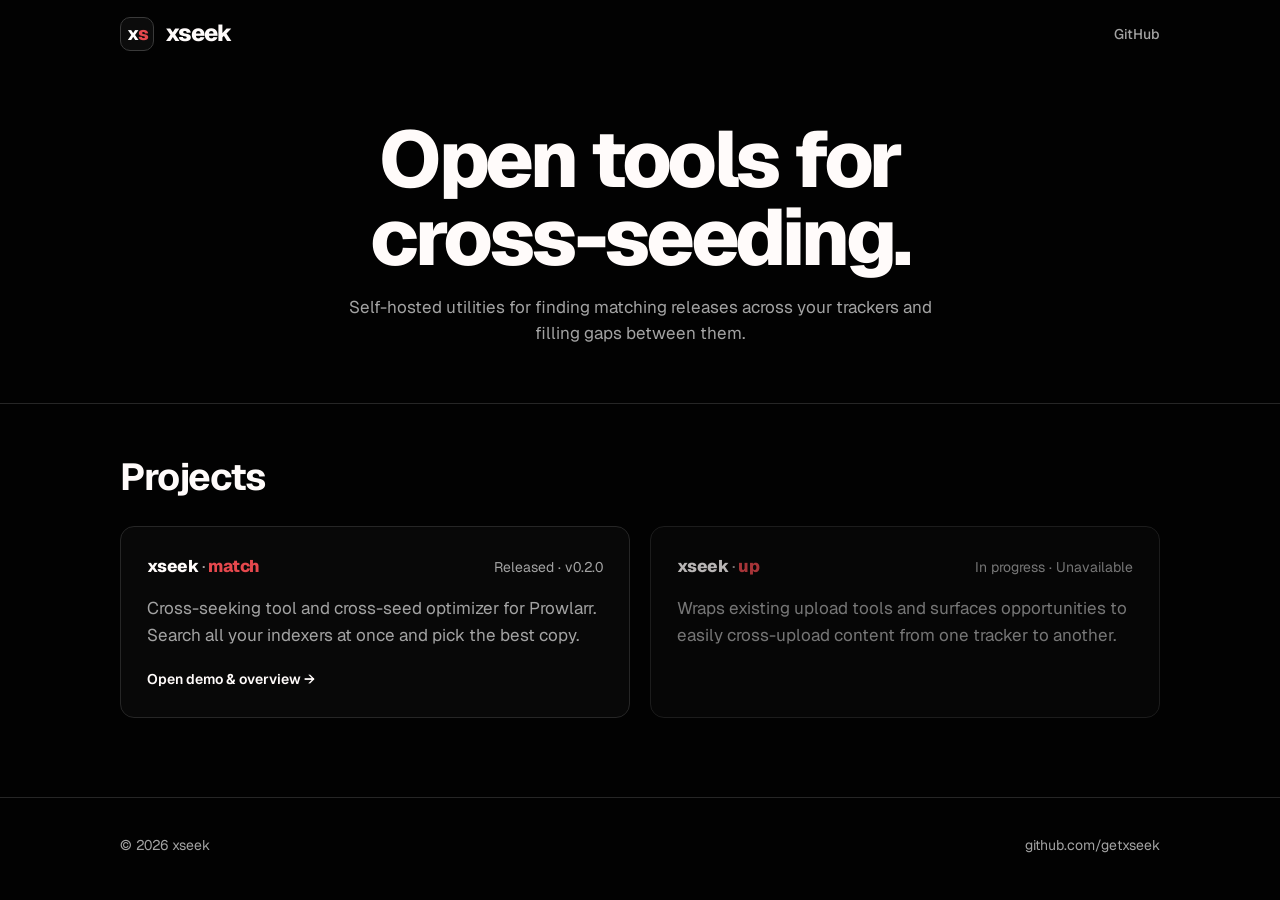
<file: index.html>
<!DOCTYPE html>
<html lang="en" data-theme="xseek">
<head>
  <meta charset="UTF-8">
  <meta name="viewport" content="width=device-width, initial-scale=1.0">
  <title>xseek | Open tools for cross-seeding</title>
  <meta name="description" content="Self-hosted utilities for finding matching releases across your trackers and filling gaps between them.">
  <link rel="icon" type="image/svg+xml" href="data:image/svg+xml,<svg xmlns='http://www.w3.org/2000/svg' viewBox='0 0 64 64'><rect width='64' height='64' rx='16' fill='%23080808'/><rect width='62' height='62' x='1' y='1' rx='15' stroke='%23282828' stroke-width='1.5' fill='none'/><text x='21' y='40.5' font-family='Geist, Inter, -apple-system, BlinkMacSystemFont, Segoe UI, Roboto, Helvetica, Arial, sans-serif' font-size='34' font-weight='800' fill='%23FFFFFF' text-anchor='middle'>x</text><text x='44.5' y='40.5' font-family='Geist, Inter, -apple-system, BlinkMacSystemFont, Segoe UI, Roboto, Helvetica, Arial, sans-serif' font-size='34' font-weight='800' fill='%23E5484D' text-anchor='middle'>s</text></svg>">
  <link rel="preconnect" href="https://fonts.googleapis.com">
  <link rel="preconnect" href="https://fonts.gstatic.com" crossorigin>
  <link href="https://fonts.googleapis.com/css2?family=Geist:wght@400;500;600;700;800&display=swap" rel="stylesheet">
  <link rel="stylesheet" href="styles.css">
</head>
<body>
  <header class="site-header" id="site-header">
    <div class="header-inner">
      <a class="brand" href="#top" aria-label="xseek home">
        <span class="brand-icon" aria-hidden="true"><span class="brand-x">x</span><span class="brand-s">s</span></span>
        <span class="brand-wordmark">xseek</span>
      </a>
      <nav class="site-nav" aria-label="Primary navigation">
        <a href="https://github.com/getxseek" target="_blank" rel="noopener noreferrer">GitHub</a>
      </nav>
    </div>
  </header>

  <main id="top">
    <section class="hero hero-compact" aria-labelledby="hero-title">
      <div class="hero-ripples" aria-hidden="true">
        <i></i><i></i><i></i>
      </div>

      <div class="hero-content">
        <h1 class="hero-title" id="hero-title">Open tools for cross-seeding.</h1>
        <p class="hero-subtitle">Self-hosted utilities for finding matching releases across your trackers and filling gaps between them.</p>
      </div>
    </section>

    <section class="section section-ruled section-compact" id="projects" aria-labelledby="projects-title">
      <div class="container">
        <h2 class="section-heading" id="projects-title">Projects</h2>

        <div class="projects-grid">
          <a class="project-card" href="./match/">
            <div class="project-head">
              <h3 class="project-title">xseek <span class="brand-dot">·</span> <span class="brand-red">match</span></h3>
              <p class="project-status">Released · <span data-github-release="getxseek/xseek-match">v0.2.0</span></p>
            </div>
            <p class="body-prose">Cross-seeking tool and cross-seed optimizer for Prowlarr. Search all your indexers at once and pick the best copy.</p>
            <span class="project-action">Open demo &amp; overview →</span>
          </a>

          <div class="project-card is-unavailable" aria-disabled="true">
            <div class="project-head">
              <h3 class="project-title">xseek <span class="brand-dot">·</span> <span class="brand-red">up</span></h3>
              <p class="project-status">In progress · Unavailable</p>
            </div>
            <p class="body-prose">Wraps existing upload tools and surfaces opportunities to easily cross-upload content from one tracker to another.</p>
          </div>
        </div>
      </div>
    </section>
  </main>

  <footer class="site-footer">
    <div class="container footer-inner">
      <p class="footer-meta">© 2026 xseek</p>
      <div class="footer-links">
        <a href="https://github.com/getxseek" target="_blank" rel="noopener noreferrer">github.com/getxseek</a>
      </div>
    </div>
  </footer>

  <script src="app.js"></script>
</body>
</html>
</file>
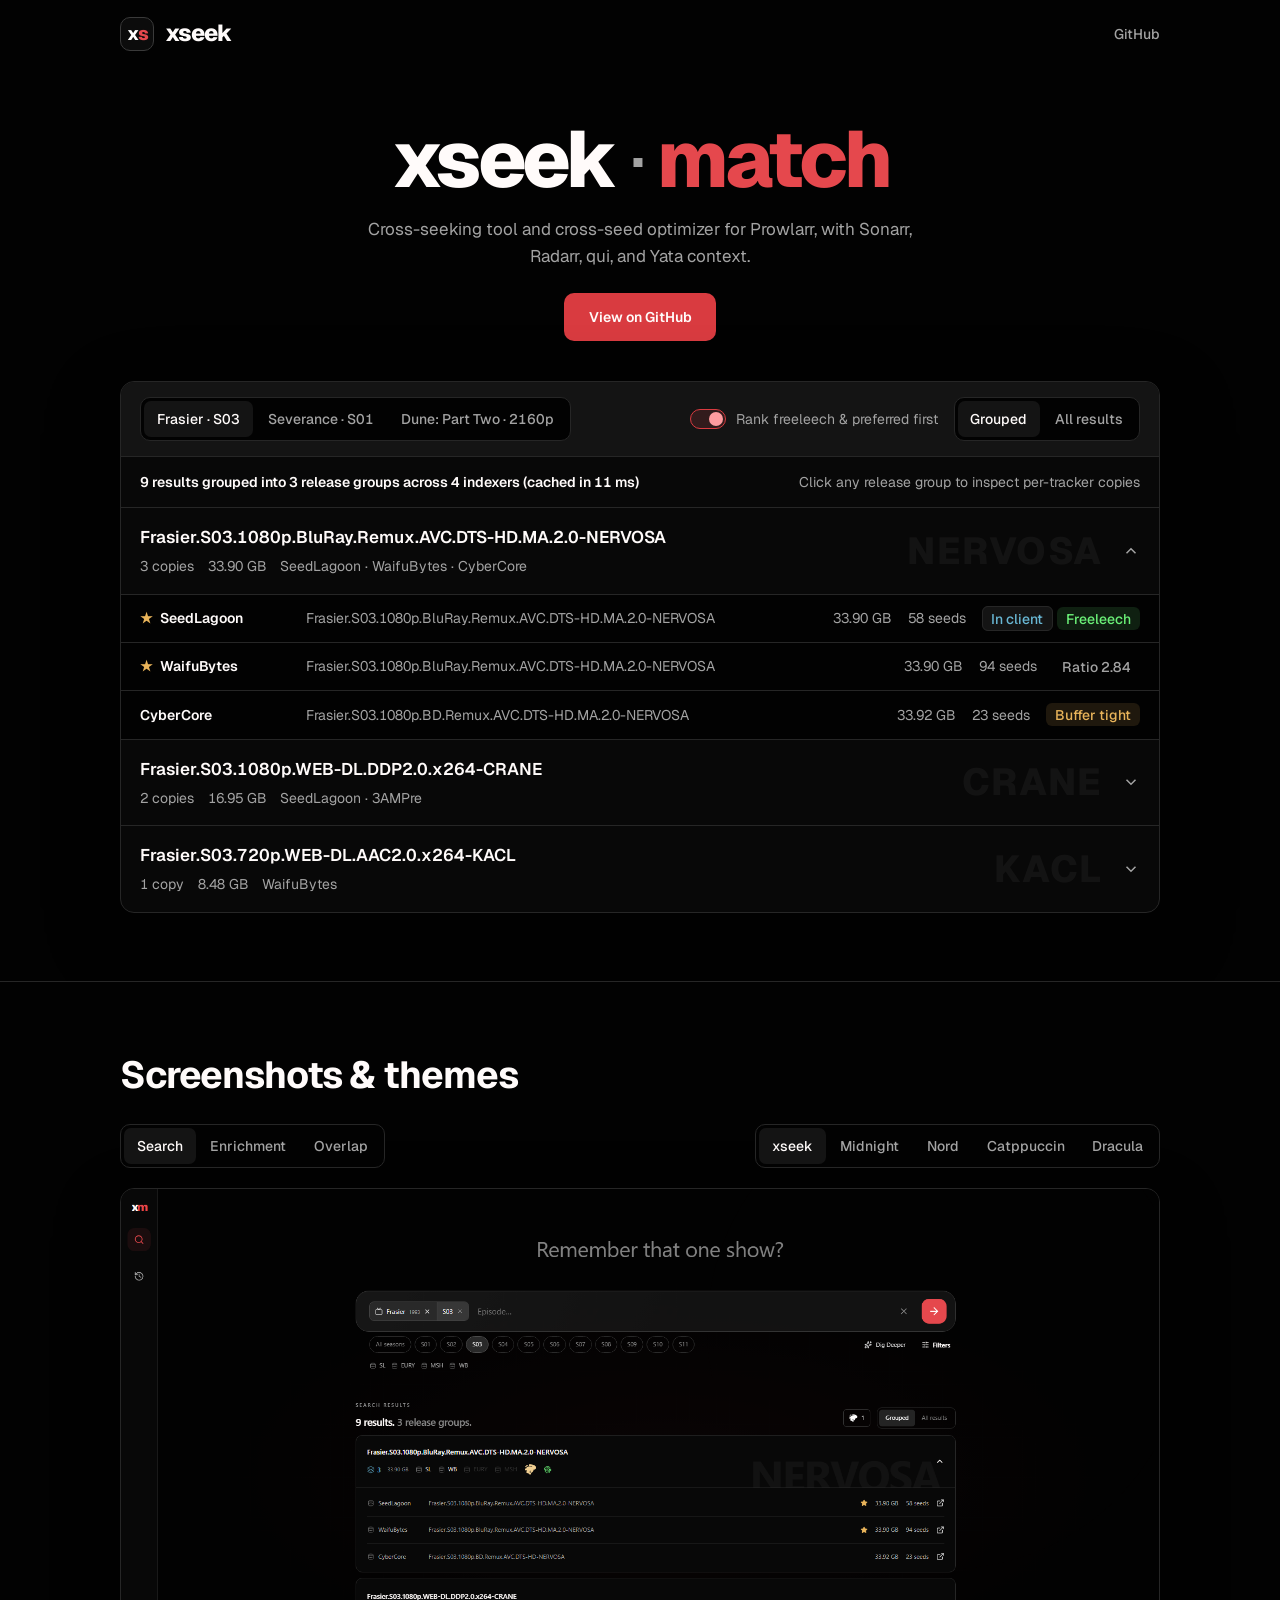
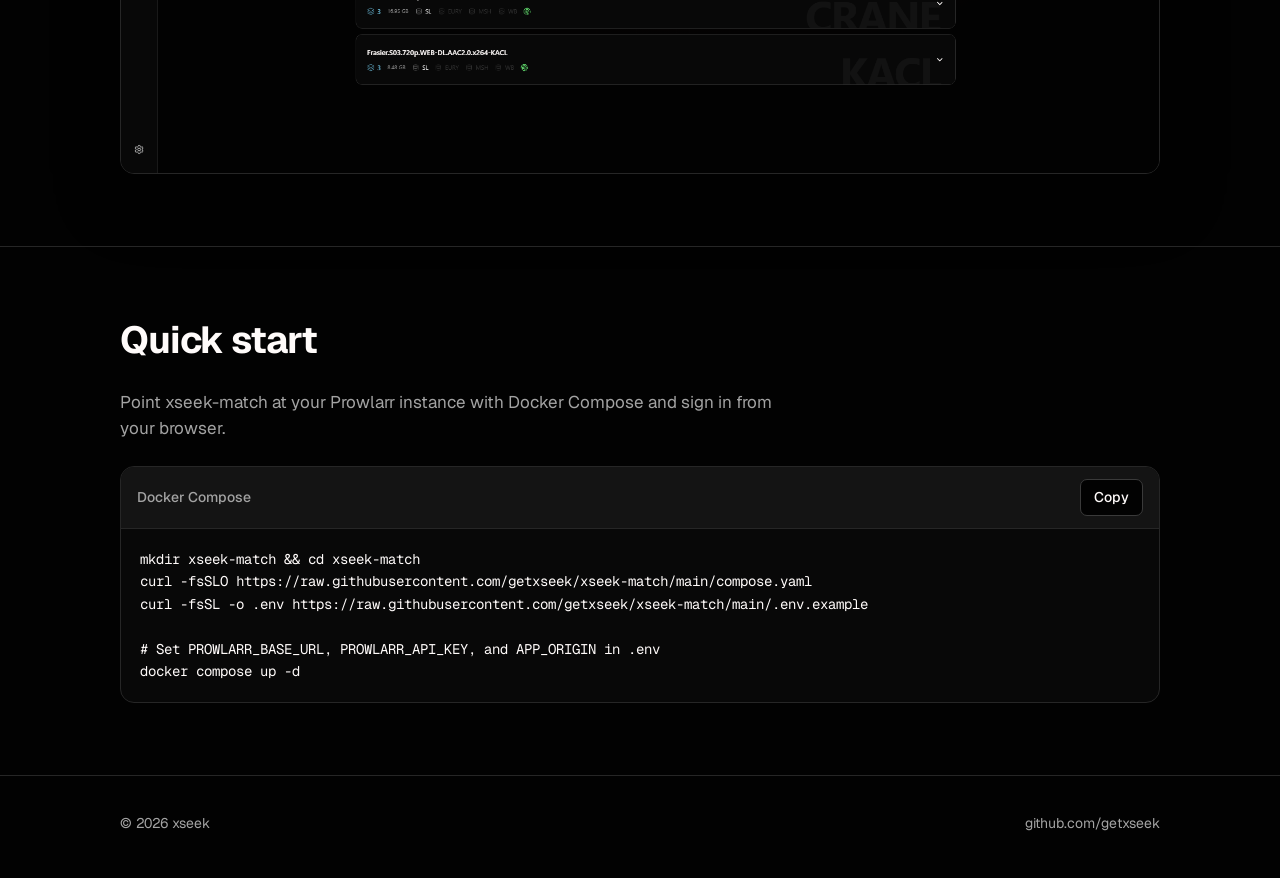
<file: match/index.html>
<!DOCTYPE html>
<html lang="en" data-theme="xseek">
<head>
  <meta charset="UTF-8">
  <meta name="viewport" content="width=device-width, initial-scale=1.0">
  <title>xseek · match | Cross-seeking tool for Prowlarr</title>
  <meta name="description" content="Cross-seeking tool and cross-seed optimizer for Prowlarr, with Sonarr, Radarr, qui, and Yata context.">
  <link rel="icon" type="image/svg+xml" href="data:image/svg+xml,<svg xmlns='http://www.w3.org/2000/svg' viewBox='0 0 64 64'><rect width='64' height='64' rx='16' fill='%23080808'/><rect width='62' height='62' x='1' y='1' rx='15' stroke='%23282828' stroke-width='1.5' fill='none'/><text x='21' y='40.5' font-family='Geist, Inter, -apple-system, BlinkMacSystemFont, Segoe UI, Roboto, Helvetica, Arial, sans-serif' font-size='34' font-weight='800' fill='%23FFFFFF' text-anchor='middle'>x</text><text x='44.5' y='40.5' font-family='Geist, Inter, -apple-system, BlinkMacSystemFont, Segoe UI, Roboto, Helvetica, Arial, sans-serif' font-size='34' font-weight='800' fill='%23E5484D' text-anchor='middle'>s</text></svg>">
  <link rel="preconnect" href="https://fonts.googleapis.com">
  <link rel="preconnect" href="https://fonts.gstatic.com" crossorigin>
  <link href="https://fonts.googleapis.com/css2?family=Geist+Mono:wght@400;500&family=Geist:wght@400;500;600;700;800&display=swap" rel="stylesheet">
  <link rel="stylesheet" href="../styles.css">
</head>
<body>
  <header class="site-header" id="site-header">
    <div class="header-inner">
      <a class="brand" href="../" aria-label="Back to xseek home">
        <span class="brand-icon" aria-hidden="true"><span class="brand-x">x</span><span class="brand-s">s</span></span>
        <span class="brand-wordmark">xseek</span>
      </a>
      <nav class="site-nav" aria-label="Primary navigation">
        <a href="https://github.com/getxseek/xseek-match" target="_blank" rel="noopener noreferrer">GitHub</a>
      </nav>
    </div>
  </header>

  <main id="top">
    <section class="hero" aria-labelledby="match-hero-title">
      <div class="hero-ripples" aria-hidden="true">
        <i></i><i></i><i></i>
      </div>

      <div class="hero-content">
        <h1 class="hero-title" id="match-hero-title">xseek <span class="brand-dot">·</span> <span class="brand-red">match</span></h1>
        <p class="hero-subtitle">Cross-seeking tool and cross-seed optimizer for Prowlarr, with Sonarr, Radarr, qui, and Yata context.</p>
        <div class="hero-cta">
          <a class="primary-button" href="https://github.com/getxseek/xseek-match" target="_blank" rel="noopener noreferrer">View on GitHub</a>
        </div>
      </div>

      <div class="workbench" id="demo" aria-label="Interactive xseek-match demo">
        <div class="workbench-toolbar">
          <div class="segmented" role="tablist" aria-label="Sample searches">
            <button type="button" class="segmented-item is-active" role="tab" aria-selected="true" data-query="frasier">Frasier · S03</button>
            <button type="button" class="segmented-item" role="tab" aria-selected="false" data-query="severance">Severance · S01</button>
            <button type="button" class="segmented-item" role="tab" aria-selected="false" data-query="dune">Dune: Part Two · 2160p</button>
          </div>

          <div class="workbench-controls">
            <label class="switch-control">
              <input type="checkbox" id="prioritize-toggle" checked>
              <span class="switch-track" aria-hidden="true"><span class="switch-thumb"></span></span>
              <span class="switch-label">Rank freeleech &amp; preferred first</span>
            </label>

            <div class="segmented" role="tablist" aria-label="Result view mode">
              <button type="button" class="segmented-item is-active" role="tab" aria-selected="true" data-view="grouped">Grouped</button>
              <button type="button" class="segmented-item" role="tab" aria-selected="false" data-view="all">All results</button>
            </div>
          </div>
        </div>

        <div class="workbench-summary" id="workbench-summary"></div>
        <div class="workbench-results" id="workbench-results" role="region" aria-live="polite"></div>
      </div>
    </section>

    <section class="section section-ruled" id="screenshots" aria-labelledby="screenshots-title">
      <div class="container">
        <h2 class="section-heading" id="screenshots-title">Screenshots &amp; themes</h2>

        <div class="stage-controls">
          <div class="segmented" role="tablist" aria-label="App views">
            <button type="button" class="segmented-item is-active" role="tab" aria-selected="true" data-shot="grouped">Search</button>
            <button type="button" class="segmented-item" role="tab" aria-selected="false" data-shot="enrich">Enrichment</button>
            <button type="button" class="segmented-item" role="tab" aria-selected="false" data-shot="overlap">Overlap</button>
          </div>

          <div class="segmented" role="tablist" aria-label="Live theme presets">
            <button type="button" class="segmented-item is-active" role="tab" aria-selected="true" data-theme-id="xseek">xseek</button>
            <button type="button" class="segmented-item" role="tab" aria-selected="false" data-theme-id="midnight">Midnight</button>
            <button type="button" class="segmented-item" role="tab" aria-selected="false" data-theme-id="nord">Nord</button>
            <button type="button" class="segmented-item" role="tab" aria-selected="false" data-theme-id="catppuccin">Catppuccin</button>
            <button type="button" class="segmented-item" role="tab" aria-selected="false" data-theme-id="dracula">Dracula</button>
          </div>
        </div>

        <div class="stage-frame">
          <img id="stage-image" src="../assets/screenshot-hero.png" alt="xseek-match grouped search results" width="1280" height="720" loading="lazy">
        </div>
      </div>
    </section>

    <section class="section section-ruled" id="quickstart" aria-labelledby="quickstart-title">
      <div class="container">
        <h2 class="section-heading" id="quickstart-title">Quick start</h2>
        <p class="body-prose">Point xseek-match at your Prowlarr instance with Docker Compose and sign in from your browser.</p>

        <div class="code-workbench">
          <div class="code-header">
            <span class="code-label">Docker Compose</span>
            <button type="button" class="copy-button" id="copy-code-btn">Copy</button>
          </div>
          <pre class="code-block"><code id="deploy-code">mkdir xseek-match &amp;&amp; cd xseek-match
curl -fsSLO https://raw.githubusercontent.com/getxseek/xseek-match/main/compose.yaml
curl -fsSL -o .env https://raw.githubusercontent.com/getxseek/xseek-match/main/.env.example

# Set PROWLARR_BASE_URL, PROWLARR_API_KEY, and APP_ORIGIN in .env
docker compose up -d</code></pre>
        </div>
      </div>
    </section>
  </main>

  <footer class="site-footer">
    <div class="container footer-inner">
      <p class="footer-meta">© 2026 xseek</p>
      <div class="footer-links">
        <a href="https://github.com/getxseek" target="_blank" rel="noopener noreferrer">github.com/getxseek</a>
      </div>
    </div>
  </footer>

  <script src="../app.js"></script>
  <script src="demo.js"></script>
</body>
</html>
</file>
<file: styles.css>
:root,
[data-theme='xseek'] {
  --background: #020202;
  --surface: #080808;
  --surface-2: #141414;
  --surface-hover: #1b1b1b;
  --foreground: #fffbfa;
  --muted-foreground: #a3a3a3;
  --border: #262626;
  --border-strong: #3a3a3a;
  --brand-red: #e5484d;
  --primary: #d93b40;
  --primary-hover: #e5484d;
  --primary-foreground: #fffbfa;
  --primary-text: #ff9b9f;
  --primary-tint: rgba(229, 72, 77, 0.14);
  --primary-ring: rgba(229, 72, 77, 0.24);
  --positive: #6bf178;
  --positive-tint: rgba(107, 241, 120, 0.12);
  --warning: #e9b45a;
  --warning-tint: rgba(233, 180, 90, 0.12);
  --info: #69b7d4;
  --header-scrolled: rgba(2, 2, 2, 0.86);

  --text-heading: clamp(1.75rem, 3vw, 2.35rem);
  --text-body: 1.0625rem;
  --text-sm: 0.875rem;
  --radius-lg: 14px;
  --radius-md: 10px;
  --radius-pill: 999px;
  --ease-out: cubic-bezier(0.22, 1, 0.36, 1);
  color-scheme: dark;
}

[data-theme='midnight'] {
  --background: #0b0e14;
  --surface: #11151d;
  --surface-2: #1a202b;
  --surface-hover: #212836;
  --foreground: #e6eaf2;
  --muted-foreground: #9aa4b5;
  --border: #262d3a;
  --border-strong: #374154;
  --primary: #3b7be0;
  --primary-hover: #5b9cff;
  --primary-foreground: #fffbfa;
  --primary-text: #8dbbff;
  --primary-tint: rgba(91, 156, 255, 0.14);
  --primary-ring: rgba(91, 156, 255, 0.24);
  --positive: #5fdc8a;
  --positive-tint: rgba(95, 220, 138, 0.12);
  --warning: #e6b45e;
  --warning-tint: rgba(230, 180, 94, 0.12);
  --info: #6cc3e0;
  --header-scrolled: rgba(11, 14, 20, 0.86);
}

[data-theme='nord'] {
  --background: #2e3440;
  --surface: #343a45;
  --surface-2: #3f4550;
  --surface-hover: #474e5b;
  --foreground: #eceff4;
  --muted-foreground: #d8dee9;
  --border: #434c5e;
  --border-strong: #5c6474;
  --primary: #4e8999;
  --primary-hover: #629fb0;
  --primary-foreground: #eceff4;
  --primary-text: #88c0d0;
  --primary-tint: rgba(136, 192, 208, 0.16);
  --primary-ring: rgba(136, 192, 208, 0.24);
  --positive: #a3be8c;
  --positive-tint: rgba(163, 190, 140, 0.14);
  --warning: #ebcb8b;
  --warning-tint: rgba(235, 203, 139, 0.14);
  --info: #94afca;
  --header-scrolled: rgba(46, 52, 64, 0.88);
}

[data-theme='catppuccin'] {
  --background: #1e1e2e;
  --surface: #232434;
  --surface-2: #2e2f40;
  --surface-hover: #36384c;
  --foreground: #cdd6f4;
  --muted-foreground: #a6adc8;
  --border: #313244;
  --border-strong: #484b5e;
  --primary: #8b5fc7;
  --primary-hover: #9f75db;
  --primary-foreground: #fffbfa;
  --primary-text: #cba6f7;
  --primary-tint: rgba(203, 166, 247, 0.16);
  --primary-ring: rgba(203, 166, 247, 0.24);
  --positive: #a6e3a1;
  --positive-tint: rgba(166, 227, 161, 0.14);
  --warning: #f9e2af;
  --warning-tint: rgba(249, 226, 175, 0.12);
  --info: #89dceb;
  --header-scrolled: rgba(30, 30, 46, 0.88);
}

[data-theme='dracula'] {
  --background: #282a36;
  --surface: #2e303c;
  --surface-2: #3b3d47;
  --surface-hover: #454754;
  --foreground: #f8f8f2;
  --muted-foreground: #b8c1db;
  --border: #44475a;
  --border-strong: #5f6271;
  --primary: #8257c7;
  --primary-hover: #9a70dd;
  --primary-foreground: #f8f8f2;
  --primary-text: #bd93f9;
  --primary-tint: rgba(189, 147, 249, 0.16);
  --primary-ring: rgba(189, 147, 249, 0.24);
  --positive: #50fa7b;
  --positive-tint: rgba(80, 250, 123, 0.12);
  --warning: #f1fa8c;
  --warning-tint: rgba(241, 250, 140, 0.12);
  --info: #8be9fd;
  --header-scrolled: rgba(40, 42, 54, 0.88);
}

*,
*::before,
*::after {
  box-sizing: border-box;
  margin: 0;
  padding: 0;
}

html {
  scroll-behavior: smooth;
  background-color: var(--background);
}

body {
  background-color: var(--background);
  color: var(--foreground);
  font-family: 'Geist', -apple-system, BlinkMacSystemFont, 'Segoe UI', Roboto, sans-serif;
  font-size: var(--text-body);
  line-height: 1.6;
  font-variant-numeric: tabular-nums;
  -webkit-font-smoothing: antialiased;
  -moz-osx-font-smoothing: grayscale;
  overflow-x: hidden;
  min-height: 100dvh;
  display: flex;
  flex-direction: column;
  transition: background-color 220ms var(--ease-out), color 220ms var(--ease-out);
}

main {
  flex: 1 0 auto;
}

a {
  color: inherit;
}

button,
input {
  font: inherit;
  color: inherit;
}

code,
pre {
  font-family: 'Geist Mono', ui-monospace, SFMono-Regular, Menlo, Monaco, Consolas, monospace;
}

.container {
  width: min(1040px, 92vw);
  margin: 0 auto;
}

/* Header */
.site-header {
  position: fixed;
  top: 0;
  left: 0;
  right: 0;
  z-index: 40;
  border-bottom: 1px solid transparent;
  background-color: transparent;
  transition: background-color 200ms var(--ease-out), border-color 200ms var(--ease-out);
}

.site-header.is-scrolled {
  background-color: var(--header-scrolled);
  backdrop-filter: blur(14px);
  border-bottom-color: var(--border);
}

.header-inner {
  width: min(1040px, 92vw);
  margin: 0 auto;
  height: 68px;
  display: flex;
  align-items: center;
  justify-content: space-between;
  gap: 1.5rem;
}

.brand {
  display: inline-flex;
  align-items: center;
  gap: 0.7rem;
  text-decoration: none;
  flex-shrink: 0;
}

.brand-icon {
  width: 34px;
  height: 34px;
  border-radius: 10px;
  background: #0c0c0c;
  border: 1.5px solid var(--border-strong);
  display: inline-flex;
  align-items: center;
  justify-content: center;
  font-size: 1.15rem;
  font-weight: 800;
  line-height: 1;
  letter-spacing: -0.06em;
}

.brand-x {
  color: #ffffff;
}

.brand-s,
.brand-red {
  color: var(--brand-red);
}

.brand-dot {
  color: var(--muted-foreground);
  font-weight: 400;
}

.brand-wordmark {
  font-size: 1.45rem;
  font-weight: 800;
  letter-spacing: -0.04em;
  color: var(--foreground);
}

.site-nav {
  display: flex;
  align-items: center;
  gap: 1.5rem;
}

.site-nav a {
  text-decoration: none;
  font-size: var(--text-sm);
  font-weight: 500;
  color: var(--muted-foreground);
  white-space: nowrap;
  transition: color 160ms var(--ease-out);
}

.site-nav a:hover {
  color: var(--foreground);
}

/* Hero */
.hero {
  position: relative;
  padding: 7.5rem 4vw 4.25rem;
  overflow: hidden;
  display: flex;
  flex-direction: column;
  align-items: center;
}

.hero-compact {
  padding: 7.5rem 4vw 3.5rem;
}

.hero-ripples {
  position: absolute;
  inset: 0;
  z-index: 0;
  pointer-events: none;
  overflow: hidden;
  mask-image: radial-gradient(ellipse 46% 44% at 50% 45%, rgba(0, 0, 0, 0.35), black 92%);
}

.hero-ripples i {
  position: absolute;
  left: 72%;
  top: 26%;
  width: 115vmax;
  height: 115vmax;
  border: 1px solid var(--primary-ring);
  border-radius: 50%;
  transform: translate(-50%, -50%) scale(0.18);
  opacity: 0;
}

@media (prefers-reduced-motion: no-preference) {
  .hero-ripples i {
    animation: xseek-droplet 18s linear infinite;
  }
  .hero-ripples i:nth-child(2) {
    animation-delay: -6s;
  }
  .hero-ripples i:nth-child(3) {
    animation-delay: -12s;
  }
}

@keyframes xseek-droplet {
  0% {
    transform: translate(-50%, -50%) scale(0.05);
    opacity: 0;
  }
  18% {
    opacity: 0.65;
  }
  70% {
    opacity: 0.25;
  }
  88%,
  100% {
    transform: translate(-50%, -50%) scale(1);
    opacity: 0;
  }
}

.hero-content {
  position: relative;
  z-index: 1;
  width: min(860px, 100%);
  text-align: center;
  display: flex;
  flex-direction: column;
  align-items: center;
  gap: 1.15rem;
}

.hero-title {
  font-size: clamp(3rem, 6.2vw, 5.15rem);
  font-weight: 800;
  line-height: 0.98;
  letter-spacing: -0.045em;
  color: var(--foreground);
  max-width: 13ch;
}

.hero-subtitle {
  font-size: var(--text-body);
  line-height: 1.55;
  color: var(--muted-foreground);
  max-width: 54ch;
}

.hero-cta {
  margin-top: 0.35rem;
}

.primary-button {
  display: inline-flex;
  align-items: center;
  justify-content: center;
  min-height: 44px;
  padding: 0.75rem 1.45rem;
  border-radius: var(--radius-md);
  background-color: var(--primary);
  color: var(--primary-foreground);
  font-size: var(--text-sm);
  font-weight: 600;
  text-decoration: none;
  border: 1px solid transparent;
  transition: background-color 180ms var(--ease-out), transform 180ms var(--ease-out);
}

.primary-button:hover {
  background-color: var(--primary-hover);
  transform: translateY(-1px);
}

.primary-button:focus-visible,
.site-nav a:focus-visible,
.brand:focus-visible,
.footer-links a:focus-visible,
.project-card:focus-visible,
.segmented-item:focus-visible,
.copy-button:focus-visible,
.group-toggle:focus-visible,
.switch-control input:focus-visible + .switch-track {
  outline: 2px solid var(--brand-red);
  outline-offset: 2px;
}

/* Sections */
.section {
  padding: 4.5rem 0;
  scroll-margin-top: 84px;
}

.section-compact {
  padding: 3.25rem 0 4.5rem;
}

.section-ruled {
  border-top: 1px solid var(--border);
}

.section-heading {
  font-size: var(--text-heading);
  font-weight: 700;
  line-height: 1.12;
  letter-spacing: -0.03em;
  color: var(--foreground);
  margin-bottom: 1.75rem;
}

.body-prose {
  font-size: var(--text-body);
  line-height: 1.58;
  color: var(--muted-foreground);
  max-width: 60ch;
}

/* Main Landing Projects Grid */
.projects-grid {
  display: grid;
  grid-template-columns: repeat(2, minmax(0, 1fr));
  gap: 1.25rem;
}

.project-card {
  display: flex;
  flex-direction: column;
  gap: 0.9rem;
  padding: 1.65rem;
  border-radius: var(--radius-lg);
  border: 1px solid var(--border);
  background-color: var(--surface);
  text-decoration: none;
  transition: border-color 180ms var(--ease-out), background-color 180ms var(--ease-out), transform 180ms var(--ease-out);
}

a.project-card:hover {
  border-color: var(--border-strong);
  background-color: var(--surface-2);
  transform: translateY(-2px);
}

.project-card.is-unavailable {
  opacity: 0.72;
}

.project-head {
  display: flex;
  align-items: baseline;
  justify-content: space-between;
  gap: 1rem;
  flex-wrap: wrap;
}

.project-title {
  font-size: var(--text-body);
  font-weight: 800;
  letter-spacing: -0.025em;
  color: var(--foreground);
}

.project-status {
  font-size: var(--text-sm);
  color: var(--muted-foreground);
}

.project-action {
  margin-top: auto;
  padding-top: 0.35rem;
  font-size: var(--text-sm);
  font-weight: 600;
  color: var(--foreground);
}

/* Subpage Workbench Demo */
.workbench {
  position: relative;
  z-index: 1;
  width: min(1040px, 100%);
  margin-top: 2.5rem;
  background-color: var(--surface);
  border: 1px solid var(--border);
  border-radius: var(--radius-lg);
  overflow: hidden;
  box-shadow: 0 24px 72px rgba(0, 0, 0, 0.45);
}

.workbench-toolbar {
  display: flex;
  align-items: center;
  justify-content: space-between;
  gap: 1rem;
  flex-wrap: wrap;
  padding: 0.95rem 1.2rem;
  border-bottom: 1px solid var(--border);
  background-color: var(--surface-2);
}

.workbench-controls {
  display: flex;
  align-items: center;
  gap: 1rem;
  flex-wrap: wrap;
}

.segmented {
  display: inline-flex;
  align-items: center;
  flex-wrap: wrap;
  max-width: 100%;
  background-color: var(--background);
  border: 1px solid var(--border);
  border-radius: var(--radius-md);
  padding: 3px;
  gap: 2px;
}

.segmented-item {
  border: 0;
  background: transparent;
  color: var(--muted-foreground);
  font-size: var(--text-sm);
  font-weight: 500;
  padding: 0.42rem 0.8rem;
  border-radius: 7px;
  cursor: pointer;
  white-space: nowrap;
  transition: background-color 160ms var(--ease-out), color 160ms var(--ease-out);
}

.segmented-item:hover {
  color: var(--foreground);
}

.segmented-item.is-active {
  background-color: var(--surface-2);
  color: var(--foreground);
}

.switch-control {
  display: inline-flex;
  align-items: center;
  gap: 0.6rem;
  cursor: pointer;
  font-size: var(--text-sm);
  color: var(--muted-foreground);
  user-select: none;
}

.switch-control input {
  position: absolute;
  opacity: 0;
  width: 1px;
  height: 1px;
}

.switch-track {
  width: 36px;
  height: 20px;
  border-radius: var(--radius-pill);
  background-color: var(--background);
  border: 1px solid var(--border-strong);
  position: relative;
  transition: background-color 180ms var(--ease-out), border-color 180ms var(--ease-out);
}

.switch-thumb {
  position: absolute;
  top: 2px;
  left: 2px;
  width: 14px;
  height: 14px;
  border-radius: 50%;
  background-color: var(--muted-foreground);
  transition: transform 180ms var(--ease-out), background-color 180ms var(--ease-out);
}

.switch-control input:checked + .switch-track {
  background-color: var(--primary-tint);
  border-color: var(--primary);
}

.switch-control input:checked + .switch-track .switch-thumb {
  transform: translateX(16px);
  background-color: var(--primary-text);
}

.workbench-summary {
  display: flex;
  align-items: center;
  justify-content: space-between;
  gap: 1rem;
  flex-wrap: wrap;
  padding: 0.85rem 1.2rem;
  border-bottom: 1px solid var(--border);
  font-size: var(--text-sm);
  color: var(--muted-foreground);
}

.summary-strong {
  color: var(--foreground);
  font-weight: 600;
}

.workbench-results {
  display: flex;
  flex-direction: column;
}

.release-group {
  border-bottom: 1px solid var(--border);
}

.release-group:last-child {
  border-bottom: 0;
}

.group-toggle {
  width: 100%;
  border: 0;
  background: transparent;
  text-align: left;
  padding: 1rem 1.2rem;
  display: flex;
  align-items: center;
  justify-content: space-between;
  gap: 1rem;
  cursor: pointer;
  position: relative;
  overflow: hidden;
  transition: background-color 160ms var(--ease-out);
}

.group-toggle:hover {
  background-color: var(--surface-2);
}

.group-watermark {
  position: absolute;
  right: 3.5rem;
  top: 50%;
  transform: translateY(-50%);
  font-size: var(--text-heading);
  font-weight: 800;
  letter-spacing: 0.04em;
  color: var(--foreground);
  opacity: 0.045;
  pointer-events: none;
  user-select: none;
}

.group-main {
  position: relative;
  z-index: 1;
  display: flex;
  flex-direction: column;
  gap: 0.25rem;
  min-width: 0;
}

.group-title {
  font-size: var(--text-body);
  font-weight: 600;
  color: var(--foreground);
  overflow-wrap: anywhere;
}

.group-meta {
  display: flex;
  align-items: center;
  gap: 0.85rem;
  flex-wrap: wrap;
  font-size: var(--text-sm);
  color: var(--muted-foreground);
}

.group-chevron {
  position: relative;
  z-index: 1;
  flex-shrink: 0;
  color: var(--muted-foreground);
  transition: transform 200ms var(--ease-out);
}

.release-group.is-open .group-chevron {
  transform: rotate(180deg);
}

.group-rows {
  display: none;
  border-top: 1px solid var(--border);
  background-color: var(--background);
}

.release-group.is-open .group-rows {
  display: block;
}

.tracker-row {
  display: grid;
  grid-template-columns: 150px minmax(0, 1fr) auto auto auto;
  align-items: center;
  gap: 1rem;
  padding: 0.78rem 1.2rem;
  border-bottom: 1px solid var(--border);
  font-size: var(--text-sm);
}

.tracker-row:last-child {
  border-bottom: 0;
}

.tracker-name {
  display: inline-flex;
  align-items: center;
  gap: 0.45rem;
  font-weight: 600;
  color: var(--foreground);
}

.star-mark {
  color: var(--warning);
}

.row-release {
  color: var(--muted-foreground);
  white-space: nowrap;
  overflow: hidden;
  text-overflow: ellipsis;
}

.row-stat {
  color: var(--muted-foreground);
  white-space: nowrap;
}

.status-cell {
  font-size: var(--text-sm);
  font-weight: 500;
  padding: 0.16rem 0.55rem;
  border-radius: 6px;
  white-space: nowrap;
}

.status-freeleech {
  color: var(--positive);
  background-color: var(--positive-tint);
}

.status-client {
  color: var(--info);
  background-color: var(--surface-2);
  border: 1px solid var(--border);
}

.status-warning {
  color: var(--warning);
  background-color: var(--warning-tint);
}

.status-neutral {
  color: var(--muted-foreground);
}

/* Subpage Screenshots & Themes */
.stage-controls {
  display: flex;
  align-items: center;
  justify-content: space-between;
  gap: 1rem;
  flex-wrap: wrap;
  margin-bottom: 1.25rem;
}

.stage-frame {
  border-radius: var(--radius-lg);
  border: 1px solid var(--border);
  background-color: var(--surface);
  overflow: hidden;
  box-shadow: 0 24px 64px rgba(0, 0, 0, 0.38);
}

.stage-frame img {
  display: block;
  width: 100%;
  height: auto;
}

/* Quick Start */
.code-workbench {
  background-color: var(--surface);
  border: 1px solid var(--border);
  border-radius: var(--radius-lg);
  overflow: hidden;
  margin-top: 1.5rem;
}

.code-header {
  display: flex;
  align-items: center;
  justify-content: space-between;
  gap: 0.75rem;
  padding: 0.75rem 1rem;
  border-bottom: 1px solid var(--border);
  background-color: var(--surface-2);
}

.code-label {
  font-size: var(--text-sm);
  font-weight: 500;
  color: var(--muted-foreground);
}

.copy-button {
  border: 1px solid var(--border-strong);
  background-color: var(--background);
  color: var(--foreground);
  font-size: var(--text-sm);
  font-weight: 500;
  padding: 0.38rem 0.8rem;
  border-radius: 7px;
  cursor: pointer;
  transition: background-color 160ms var(--ease-out), border-color 160ms var(--ease-out);
}

.copy-button:hover {
  background-color: var(--surface-hover);
  border-color: var(--primary);
}

.code-block {
  padding: 1.2rem;
  overflow-x: auto;
  font-size: var(--text-sm);
  line-height: 1.6;
  color: var(--foreground);
}

/* Footer */
.site-footer {
  border-top: 1px solid var(--border);
  padding: 2.25rem 0 2.75rem;
}

.footer-inner {
  display: flex;
  align-items: center;
  justify-content: space-between;
  gap: 1.5rem;
  flex-wrap: wrap;
}

.footer-meta {
  font-size: var(--text-sm);
  color: var(--muted-foreground);
}

.footer-links {
  display: flex;
  align-items: center;
  gap: 1.5rem;
  flex-wrap: wrap;
}

.footer-links a {
  font-size: var(--text-sm);
  color: var(--muted-foreground);
  text-decoration: none;
  transition: color 160ms var(--ease-out);
}

.footer-links a:hover {
  color: var(--foreground);
}

@media (max-width: 760px) {
  .projects-grid {
    grid-template-columns: 1fr;
  }

  .hero {
    padding: 6.75rem 4vw 3rem;
  }

  .hero-compact {
    padding: 6.75rem 4vw 2.75rem;
  }

  .tracker-row {
    grid-template-columns: 1fr auto;
    gap: 0.45rem 0.75rem;
  }

  .row-release {
    grid-column: 1 / -1;
  }
}

@media (prefers-reduced-motion: reduce) {
  html {
    scroll-behavior: auto;
  }

  *,
  *::before,
  *::after {
    transition-duration: 0.01ms !important;
    animation-duration: 0.01ms !important;
    animation-iteration-count: 1 !important;
  }

  .hero-ripples i {
    opacity: 0.28;
    transform: translate(-50%, -50%) scale(0.45);
  }
}
</file>
